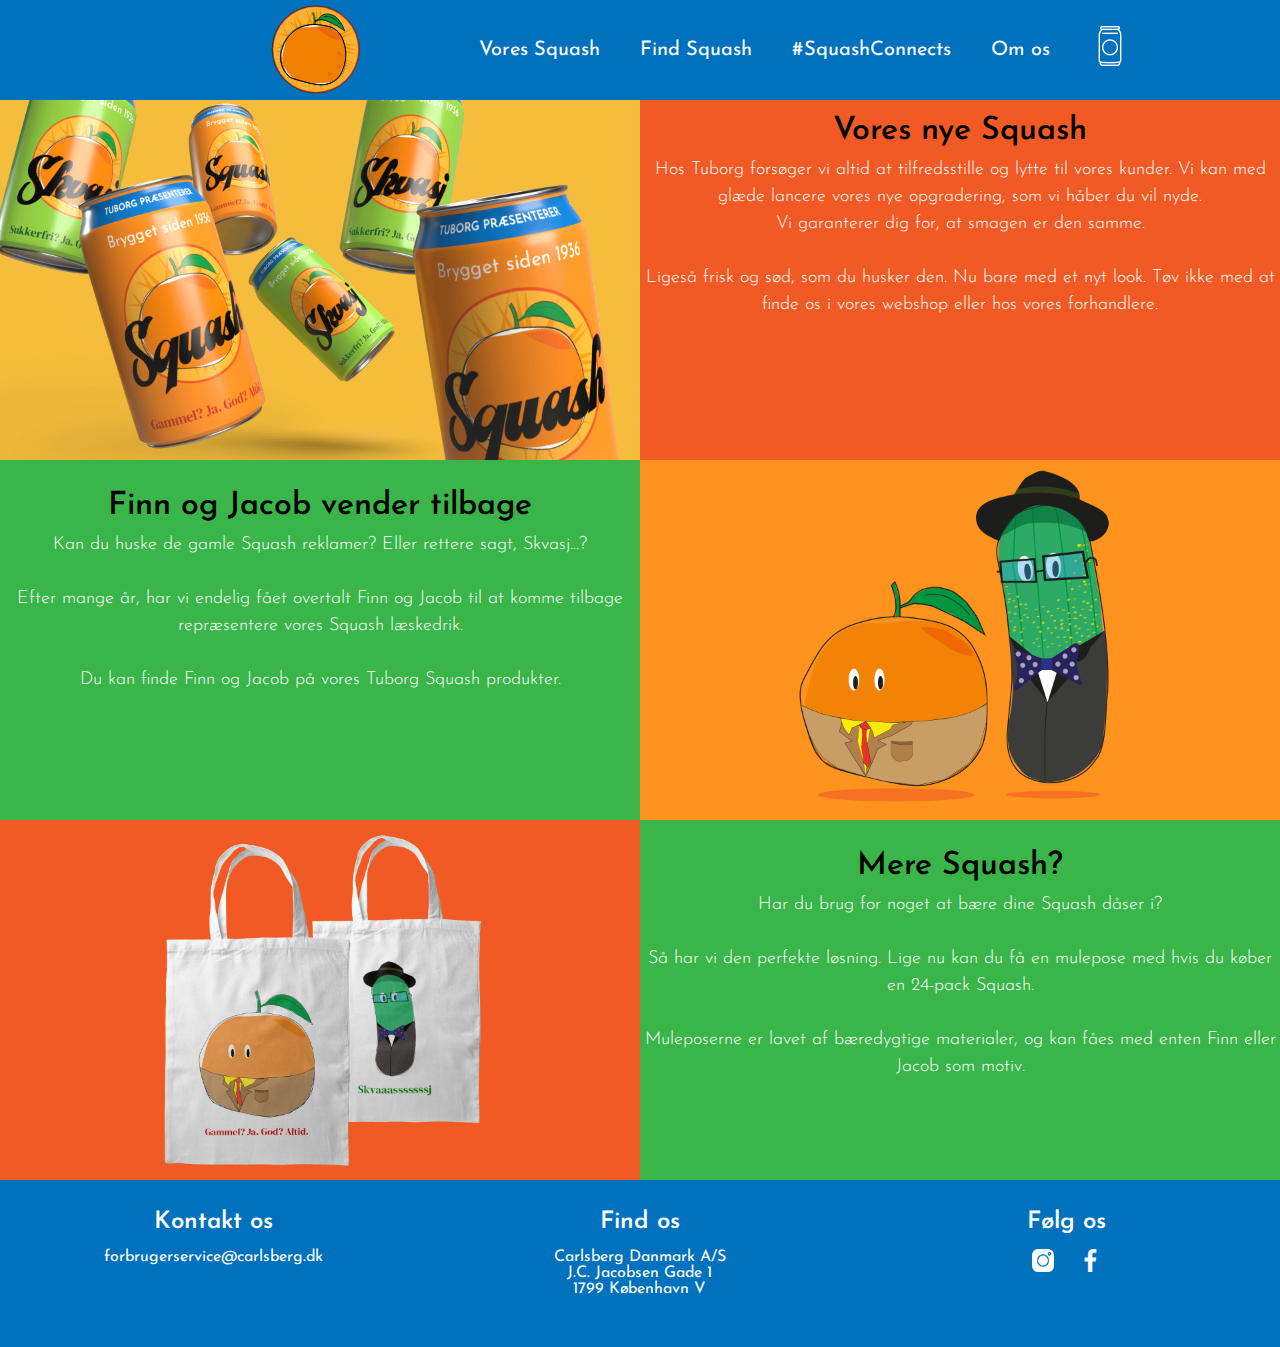
<file: index.html>
<!DOCTYPE html>
<html lang="en">
<head>
    <meta charset="UTF-8">
    <meta http-equiv="X-UA-Compatible" content="IE=edge">
    <meta name="viewport" content="width=device-width, initial-scale=1.0">
    <meta property="og:type" content="website">
    <meta property="og:title" content="Tuborg Squash">
    <meta property="og:site_name" content="Sodavand">
    <meta property="og:description" content="Danmarks ældste læskedrik">
    <meta name="description" content="Danmarks ældste læskedrik">
    <meta property="og:image" content="/img/squashlogo.png">
    <meta name="keywords" content="Sodavand, Tuborg, Læskedrik, Kampagne, Køb i butikker, Brus, Danmark, Dansk">
    <meta name="author" content="Søren Duong">
    <meta name="geo.placename" content="Aarhus">
    <meta name="format-detection" content="telephone=no">
    <meta property="og:locale" content="da_dk">
    <link rel="icon" type="image/x-icon" href="/img/squashlogo.png">
    <link rel="preconnect" href="https://fonts.googleapis.com">
    <link rel="preconnect" href="https://fonts.gstatic.com" crossorigin>
    <link href="https://fonts.googleapis.com/css2?family=Josefin+Sans:wght@300;400;500;600&display=swap" rel="stylesheet">
    <link rel="stylesheet" href="css/style.css">
    <title>Tuborg Squash</title>
</head>
<body>
    <!--NAVBAR WITH HAMBURGER START-->
    <header>
        <nav class="navbar">
            <div class="empty"></div>
            <a href="#" class="nav-shop"><img src="/img/sodaclip.png" alt="Shop Icon"></a>
            <a href="index.html" class="nav-branding"><img src="/img/squashlogo.svg" alt="Squash Logo"></a>
            <ul class="nav-menu">
                <li class="nav-item">
                    <a href="voressquash.html" class="nav-link">Vores Squash</a>
                </li>
                <li class="nav-item">
                    <a href="#" class="nav-link">Find Squash</a>
                </li>
                <li class="nav-item">
                    <a href="squashconnects.html" class="nav-link">#SquashConnects</a>
                </li>
                <li class="nav-item">
                    <a href="#" class="nav-link">Om os</a>
                </li>
                <li class="kobskurv">
                    <a href="#"><img src="/img/sodacanwhite.png" alt="Indkøbskurv"></a>
                </li>
            </ul>
            <!--HAMBURGER-->
            <div class="hamburger">
                <span class="bar"></span>
                <span class="bar"></span>
                <span class="bar"></span>
            </div>
            <!--HAMBURGER-->
        </nav>
    </header>


    <!--MAIN CONTENT - START-->  
    <!--Vores Squash - Mobile Start -->

    <main>
    <section class="voressquashmobile">
        <section class="klassisk">
            <img src="img/banner.png" alt="Squash banner">
                <article class="tuborgsquash-text">
                    <h1>Vores nye Squash</h1>
                        <p>Hos Tuborg forsøger vi altid at tilfredsstille og lytte til vores kunder.<br> Vi kan med glæde lancere vores nye opgradering, som vi håber du vil nyde.<br><br> Vi garanterer dig for, at smagen er den samme. Ligeså frisk og sød, som du husker den. Nu bare med et nyt look.<br><br> Tøv ikke med at finde os i vores webshop eller forhandlere.
                        </p>

                        <section class="kobenu">
                            <p class="kobenu"><a href="#">Køb nu</a></p>
                        </section>
                </article>
        </section>

        <section class="finnogjacob">
            <img src="/img/jacobogfinn.png" alt="Finn og Jacob">
                <article class="finnogjacob-text">
                    <h1>Finn og Jacob vender tilbage</h1>
                            <p>Kan du huske de gamle Squash reklamer? Eller rettere sagt, Skvasj...? <br><br> Efter mange år, har vi endelig fået overtalt Finn og Jacob til at komme tilbage repræsentere vores Squash læskedrik.
                            <br><br>Du kan finde Finn og Jacob på vores Tuborg Squash produkter.</p>
                </article>
        </section>

        <section class="sukkerfri">
            <img src="/img/muleposer.png" alt="Skvasj Sukkerfri">
                <article class="tuborgskvasj-text">
                    <h1>Mere Squash?</h1>
                            <p>Har du brug for noget at bære dine Squash dåser i?<br><br> Så har vi den perfekte løsning. Lige nu kan du få en mulepose med hvis du køber en 24-pack Squash. <br><br> Muleposerne er lavet af bæredygtige materialer, og kan fåes med enten Finn eller Jacob som motiv.</p>
                </article>
        </section>
    </section>
    <!--Vores Squash Mobile - End -->

    <!--Vores Squash - Desktop Start-->

    <section class="voressquashdesk">
        <section class="voressquashdesk-grid">
                <img src="img/banner.png" alt="Squash Klassisk">
                <section class="voressquashdesk-text">
                    <h1>Vores nye Squash</h1>
                    <p>Hos Tuborg forsøger vi altid at tilfredsstille og lytte til vores kunder. Vi kan med glæde lancere vores nye opgradering, som vi håber du vil nyde.<br> Vi garanterer dig for, at smagen er den samme. <br><br> Ligeså frisk og sød, som du husker den. Nu bare med et nyt look. Tøv ikke med at finde os i vores webshop eller hos vores forhandlere.
                    </p>
                </section>
                <section class="voressquashdesk-text2">
                    <h1>Finn og Jacob vender tilbage</h1>
                    <p>Kan du huske de gamle Squash reklamer? Eller rettere sagt, Skvasj...? <br><br> Efter mange år, har vi endelig fået overtalt Finn og Jacob til at komme tilbage repræsentere vores Squash læskedrik.
                    <br><br>Du kan finde Finn og Jacob på vores Tuborg Squash produkter.</p>
                </section>
                <img src="img/jacobogfinn.png" alt="Skvasj Sukkerfri">
                <img src="img/muleposer.png" alt="Skvasj Sukkerfri">
                <section class="voressquashdesk-text2">
                    <h1>Mere Squash?</h1>
                    <p>Har du brug for noget at bære dine Squash dåser i?<br><br> Så har vi den perfekte løsning. Lige nu kan du få en mulepose med hvis du køber en 24-pack Squash. <br><br> Muleposerne er lavet af bæredygtige materialer, og kan fåes med enten Finn eller Jacob som motiv.</p>
                </section>
        </section>
    </section>
    </main>
    
    <!--Vores Squash -Desktop - End-->
    <!--MAIN CONTENT - END -->

    <!--FOOTER - START-->
    <footer>
        <article class="info-grid">
            <section class="kontakt">
                <h3>Kontakt os</h3>
                <a href="mailto:forbrugerservice@carlsberg.dk"><p id="email">forbrugerservice@carlsberg.dk</p></a>
            </section>
            <section class="location">
                    <h3>Find os</h3>
                    <p>Carlsberg Danmark A/S<br>
                    J.C. Jacobsen Gade 1<br>
                    1799 København V</p>
            </section>
            <section class="some">
                <h3>Følg os</h3>
                    <p><a href="https://www.instagram.com/tuborg/" target="_blank"><img src="/img/instagramlogowhite.png" alt="Instagram Logo"></a>
                    <a href="https://www.facebook.com/TuborgSquash" target="_blank"><img src="/img/facebooklogowhite.png" alt="Facebook Logo"></a></p>
            </section>
        </article>

        <article class="mobile-footer">
            <h2 id="kontakt">Kontakt os</h2>
                <a href="mailto:forbrugerservice@carlsberg.dk"><p id="email2">forbrugerservice@carlsberg.dk</p></a>
                <h2 id="findos">Find os</h2>
                <p id="location">Carlsberg Danmark A/S<br>
                J.C. Jacobsen Gade 1<br>
                1799 København V</p>
                <h2 id="some">Følg os</h2>
            <section class="footer-grid">
                <article>
                    <a href="https://www.instagram.com/tuborg/" target="_blank"><img src="/img/instagramlogo.png" alt="Instagram Logo"></a>
                    <a href="https://www.facebook.com/TuborgSquash" target="_blank"><img src="/img/facebooklogo.png" alt="Facebook Logo"></a>
                </article>
            </section>
        </article>
    </footer>
    <!--FOOTER - END -->


    <!--LINK TO JAVASCRIPT HAMBURGER EFFECT-->
    <script src="/js/script.js"></script>
</body>
</html>
</file>
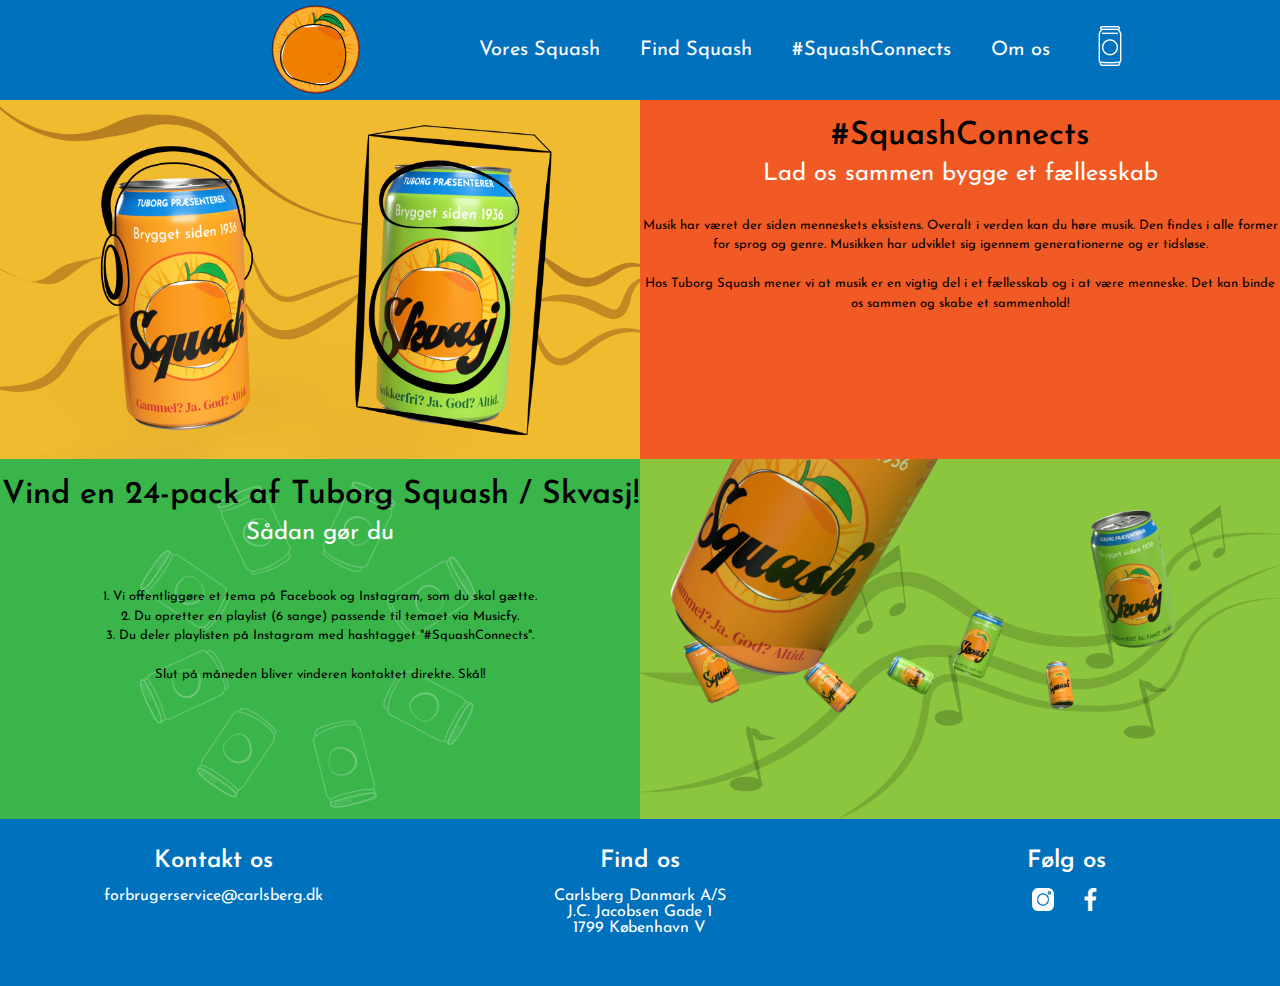
<file: squashconnects.html>
<!DOCTYPE html>
<html lang="en">
<head>
    <meta charset="UTF-8">
    <meta http-equiv="X-UA-Compatible" content="IE=edge">
    <meta name="viewport" content="width=device-width, initial-scale=1.0">
    <meta property="og:type" content="website">
    <meta property="og:title" content="SquashConnects">
    <meta property="og:site_name" content="SquashConnects">
    <meta property="og:description" content="Her kan du vinde Tuborg Squash ved at oprette en musikplaylist via Musicfy og dele den">
    <meta name="description" content="Her kan du vinde Tuborg Squash ved at oprette en musikplaylist via Musicfy og dele den">
    <meta property="og:image" content="/img/squashlogo.png">
    <meta name="keywords" content="Musik, Konkurrence, Ny hver måned, Sjov, Simpelt, Sådan gør du, Appelsinsodavand">
    <meta name="author" content="Søren Duong">
    <meta name="geo.placename" content="Aarhus">
    <meta name="format-detection" content="telephone=no">
    <meta property="og:locale" content="da_dk">
    <link rel="icon" type="image/x-icon" href="/img/squashlogo.png">
    <link rel="preconnect" href="https://fonts.googleapis.com">
    <link rel="preconnect" href="https://fonts.gstatic.com" crossorigin>
    <link href="https://fonts.googleapis.com/css2?family=Josefin+Sans:wght@300;400;500;600&display=swap" rel="stylesheet">
    <link rel="stylesheet" href="css/squashconnects.css">
    <title>#SquashConnects</title>
</head>
<body>

    <!--NAVBAR WITH HAMBURGER START-->

    <header>
        <nav class="navbar">
            <div class="empty"></div>
            <a href="#" class="nav-shop"><img src="/img/sodaclip.png" alt="Shop Icon"></a>
            <a href="index.html" class="nav-branding"><img src="/img/squashlogo.svg" alt="Squash Logo"></a>
            <ul class="nav-menu">
                <li class="nav-item">
                    <a href="voressquash.html" class="nav-link">Vores Squash</a>
                </li>
                <li class="nav-item">
                    <a href="#" class="nav-link">Find Squash</a>
                </li>
                <li class="nav-item">
                    <a href="squashconnects.html" class="nav-link">#SquashConnects</a>
                </li>
                <li class="nav-item">
                    <a href="#" class="nav-link">Om os</a>
                </li>
                <li class="kobskurv">
                    <a href="#"><img src="/img/sodacanwhite.png" alt="Indkøbskurv"></a>
                </li>
            </ul>
            
            <!--HAMBURGER- START-->

            <div class="hamburger">
                <span class="bar"></span>
                <span class="bar"></span>
                <span class="bar"></span>
            </div>

            <!--HAMBURGER - END -->
        </nav>
    </header>
    
    <!--MAIN CONTENT - START-->
    <!--Vores Squash - Mobile Start -->

    <main>
    <section class="squashconnectsmobile">
        <section class="helping">
            <img src="img/speaker.png" alt="Two Hands and Two Squash">
                <article class="squashconnectsmobile-text">
                    <h1>#SquashConnects</h1>
                        <h2>Lad os sammen bygge et fællesskab</h2>
                            <p><br>Musik har været der siden menneskets eksistens. Overalt i verden kan du høre musik. Den findes i alle former for sprog og genre. Musikken har udviklet sig igennem generationerne og er tidsløse. Hos Tuborg Squash mener vi at musik er en vigtig del i et fællesskab og i at være menneske. Det kan binde os sammen og skabe et sammenhold!</p>
                </article>
        </section>

        <section class="infographic">
            <img src="/img/connects2.png" alt="Skvasj Sukkerfri">
                <article class="frivillig-text">
                    <h2>Vind en 24-pack af Tuborg Squash / Skvasj!</h2>
                        <h3>Sådan gør du</h3>
                            <p>1. Vi offentliggøre et tema på Facebook og Instagram som du skal gætte.<br>
                                2. Du opretter en playlist (6 sange) passende til temaet via Musicfy.<br>
                                3. Du deler playlisten på Instagram med hashtagget "#SquashConnects".<br><br>
                                Slut på måneden bliver vinderen kontaktet direkte. Skål!</p>
                </article>
        </section>
    </section>
    <!--Vores Squash Mobile - End -->

    <!--Vores Squash - Desktop Start-->

    <section class="squashconnects">
        <section class="squashconnects-grid">
                <img src="img/speaker.png" alt="Two Hands and Two Squash">
                <section class="squashconnects-text">
                    <h2>#SquashConnects</h2>
                    <h3>Lad os sammen bygge et fællesskab</h3>
                    <p><br>Musik har været der siden menneskets eksistens. Overalt i verden kan du høre musik. Den findes i alle former for sprog og genre. Musikken har udviklet sig igennem generationerne og er tidsløse.<br><br> Hos Tuborg Squash mener vi at musik er en vigtig del i et fællesskab og i at være menneske. Det kan binde os sammen og skabe et sammenhold!</p>
                </section>
                <section class="squashconnects-text2">
                    <h2>Vind en 24-pack af Tuborg Squash / Skvasj!</h2>
                    <h3>Sådan gør du</h3><br><br>
                    <p> 1. Vi offentliggøre et tema på Facebook og Instagram, som du skal gætte.<br>
                        2. Du opretter en playlist (6 sange) passende til temaet via Musicfy.<br>
                        3. Du deler playlisten på Instagram med hashtagget "#SquashConnects".<br><br>
                        Slut på måneden bliver vinderen kontaktet direkte. Skål!
                        </p>
                </section>
                <img src="img/connects2.png" alt="Skvasj Sukkerfri">
        </section>
    </section>
    </main>   
    
    
    <!--Vores Squash -Desktop - End-->
    <!--MAIN CONTENT - END -->


    <!--FOOTER - START-->
    <footer>
        <article class="info-grid">
            <section class="kontakt">
            <h3>Kontakt os</h3>
            <a href="mailto:forbrugerservice@carlsberg.dk"><p id="email">forbrugerservice@carlsberg.dk</p></a>
            </section>
            <section class="location">
            <h3>Find os</h3>
            <p>Carlsberg Danmark A/S<br>
                J.C. Jacobsen Gade 1<br>
                1799 København V</p>
            </section>
            <section class="some">
            <h3>Følg os</h3>
                    <p><a href="https://www.instagram.com/tuborg/" target="_blank"><img src="/img/instagramlogowhite.png" alt="Instagram Logo"></a>
                    <a href="https://www.facebook.com/TuborgSquash" target="_blank"><img src="/img/facebooklogowhite.png" alt="Facebook Logo"></a></p>
            </section>
                </article>
            </section>
        </article>
        <article class="mobile-footer">
        <h2 id="email">Kontakt os</h2>
        <a href="mailto:forbrugerservice@carlsberg.dk"><p id="email2">forbrugerservice@carlsberg.dk</p></a>
        <h2 id="location">Find os</h2>
            <p id="location">Carlsberg Danmark A/S<br>
            J.C. Jacobsen Gade 1<br>
            1799 København V</p>
        <h2 id="some">Følg os</h2>
            <section class="footer-grid">
                <article>
                    <a href="https://www.instagram.com/tuborg/" target="_blank"><img src="/img/instagramlogo.png" alt="Instagram Logo"></a>
                    <a href="https://www.facebook.com/TuborgSquash" target="_blank"><img src="/img/facebooklogo.png" alt="Facebook Logo"></a>
                </article>
            </article>
            </section>
    </footer>
    <!--FOOTER - END -->


    <!--LINK TO JAVASCRIPT HAMBURGER EFFECT-->
    <script src="/js/script.js"></script>
</body>
</html>
</file>
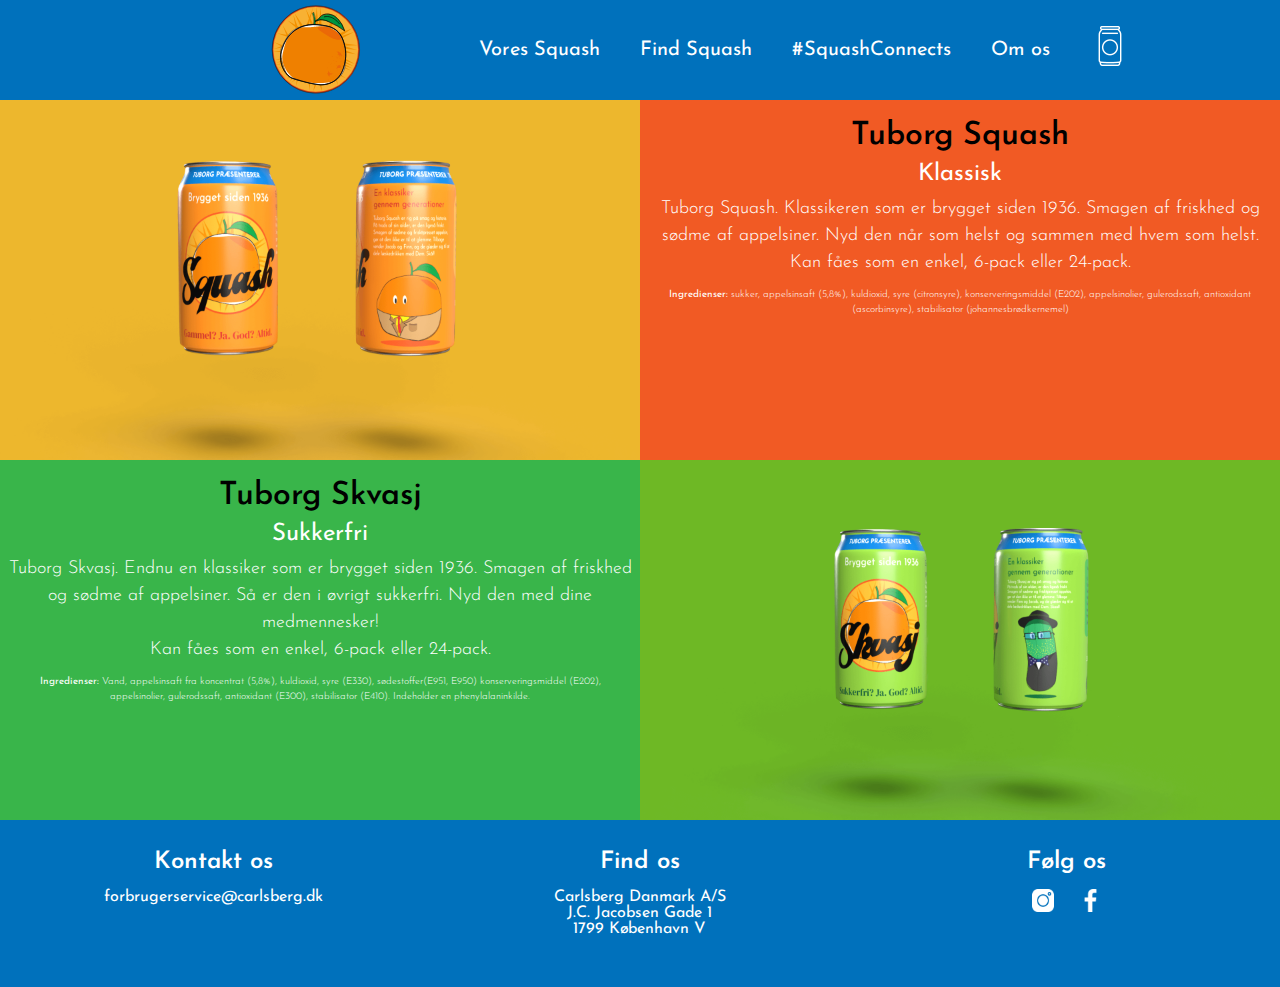
<file: voressquash.html>
<!DOCTYPE html>
<html lang="en">
<head>
    <meta charset="UTF-8">
    <meta http-equiv="X-UA-Compatible" content="IE=edge">
    <meta name="viewport" content="width=device-width, initial-scale=1.0">
    <meta property="og:type" content="website">
    <meta property="og:title" content="Vores Squash">
    <meta property="og:site_name" content="Vores Squash">
    <meta property="og:description" content="Her kan du se vores nye emballage på Tuborg Squash og Tuborg Skvasj">
    <meta name="description" content="Her kan du se vores nye emballage på Tuborg Squash og Tuborg Skvasj">
    <meta property="og:image" content="/img/squashlogo.png">
    <meta name="keywords" content="Appelsin, Finn og Jacob, Tuborg Squash, Tuborg Skvasj, Sukkerfri, Næringsstoffer, Info">
    <meta name="author" content="Søren Duong">
    <meta name="geo.placename" content="Aarhus">
    <meta name="format-detection" content="telephone=no">
    <meta property="og:locale" content="da_dk">
    <link rel="icon" type="image/x-icon" href="/img/squashlogo.png">
    <link rel="preconnect" href="https://fonts.googleapis.com">
    <link rel="preconnect" href="https://fonts.gstatic.com" crossorigin>
    <link href="https://fonts.googleapis.com/css2?family=Josefin+Sans:wght@300;400;500;600&display=swap" rel="stylesheet">
    <link rel="stylesheet" href="css/voressquash.css">
    <title>Vores Squash</title>
</head>
<body>

    <!--NAVBAR WITH HAMBURGER START-->

    <header>
        <nav class="navbar">
            <div class="empty"></div>
            <a href="#" class="nav-shop"><img src="/img/sodaclip.png" alt="Shop Icon"></a>
            <a href="index.html" class="nav-branding"><img src="/img/squashlogo.svg" alt="Squash Logo"></a>
            <ul class="nav-menu">
                <li class="nav-item">
                    <a href="voressquash.html" class="nav-link">Vores Squash</a>
                </li>
                <li class="nav-item">
                    <a href="#" class="nav-link">Find Squash</a>
                </li>
                <li class="nav-item">
                    <a href="squashconnects.html" class="nav-link">#SquashConnects</a>
                </li>
                <li class="nav-item">
                    <a href="#" class="nav-link">Om os</a>
                </li>
                <li class="kobskurv">
                    <a href="#"><img src="/img/sodacanwhite.png" alt="Indkøbskurv"></a>
                </li>
            </ul>

            <!--HAMBURGER- START-->

            <div class="hamburger">
                <span class="bar"></span>
                <span class="bar"></span>
                <span class="bar"></span>
            </div>

            <!--HAMBURGER - END -->
        </nav>
    </header>

    <!--MAIN CONTENT - START-->
    <!--Vores Squash - Mobile Start -->

    <main>    
    <section class="voressquashmobile">
        <section class="klassisk">
            <img src="img/kobmobile2.png" alt="Squash Klassisk">
                <article class="tuborgsquash-text">
                    <h1>Tuborg Squash</h1>
                        <h2>Klassisk</h2>
                            <p>Tuborg Squash. Klassikeren som er 
                            brygget siden 1936. Smagen af
                            friskhed og sødme af appelsiner.
                            Nyd den når som helst og sammen med hvem som helst.<br>Kan fåes som en enkel, 6-pack 
                            eller 24-pack.<br>
                        </p>
                        <article class="ingredienser">
                            <p><b>Ingredienser:</b> sukker, appelsinsaft (5,8%), kuldioxid, syre (citronsyre), konserveringsmiddel (E202), appelsinolier, gulerodssaft, antioxidant (ascorbinsyre), stabilisator (johannesbrødkernemel).</p></article>
                </article>
        </section>

        <section class="sukkerfri">
            <img src="/img/kobmobile.png" alt="Skvasj Sukkerfri">
                <article class="tuborgskvasj-text">
                    <h1>Tuborg Skvasj</h1>
                        <h2>Sukkerfri</h2>
                            <p>Tuborg Skvasj. Endnu en klassiker 
                            som er brygget siden 1936. Smagen
                            af friskhed og sødme af appelsiner.
                            Så er den i øvrigt sukkerfri.
                            Nyd den med dine medmennesker!
                            <br>Kan fåes som en enkel, 6-pack 
                            eller 24-pack.<br></p>
                            <article class="ingredienser">
                               <p><b>Ingredienser:</b> Vand, appelsinsaft fra koncentrat (5,8%), kuldioxid, syre (E330), sødestoffer(E951, E950) konserveringsmiddel (E202), appelsinolier, gulerodssaft, antioxidant (E300), stabilisator (E410). Indeholder en phenylalaninkilde.</p> 
                            </article>
                </article>
        </section>
    </section>
    <!--Vores Squash Mobile - End -->

    <!--Vores Squash - Desktop Start-->

    <section class="voressquashdesk">
        <section class="voressquashdesk-grid">
                <img src="img/kob1.png" alt="Squash Klassisk">
                <section class="voressquashdesk-text">
                    <h1>Tuborg Squash</h1>
                    <h2>Klassisk</h2>
                    <p>Tuborg Squash. Klassikeren som er 
                        brygget siden 1936. Smagen af
                        friskhed og sødme af appelsiner.
                        Nyd den når som helst og sammen med hvem som helst.<br>Kan fåes som en enkel, 6-pack 
                        eller 24-pack.<br></p>
                        <article class="ingredienserdesk">
                            <p><b>Ingredienser:</b> sukker, appelsinsaft (5,8%), kuldioxid, syre (citronsyre), konserveringsmiddel (E202), appelsinolier, gulerodssaft, antioxidant (ascorbinsyre), stabilisator (johannesbrødkernemel)</p>
                        </article>
                </section>
                <section class="voressquashdesk-text2">
                    <h1>Tuborg Skvasj</h1>
                    <h2>Sukkerfri</h2>
                    <p>Tuborg Skvasj. Endnu en klassiker 
                        som er brygget siden 1936. Smagen
                        af friskhed og sødme af appelsiner.
                        Så er den i øvrigt sukkerfri.
                        Nyd den med dine medmennesker!
                        <br>Kan fåes som en enkel, 6-pack 
                        eller 24-pack. <br></p>
                        <article class="ingredienserdesk">
                            <p><b>Ingredienser:</b> Vand, appelsinsaft fra koncentrat (5,8%), kuldioxid, syre (E330), sødestoffer(E951, E950) konserveringsmiddel (E202), appelsinolier, gulerodssaft, antioxidant (E300), stabilisator (E410). Indeholder en phenylalaninkilde.</p>
                        </article>
                </section>
                <img src="img/kob3.png" alt="Skvasj Sukkerfri">
        </section>
    </section>
    </main>
    
    <!--Vores Squash -Desktop - End-->
    <!--MAIN CONTENT - END -->


    <!--FOOTER - START-->
    <footer>
        <article class="info-grid">
            <section class="kontakt">
                <h3>Kontakt os</h3>
                <a href="mailto:forbrugerservice@carlsberg.dk"><p id="email">forbrugerservice@carlsberg.dk</p></a>
            </section>
            <section class="location">
                <h3>Find os</h3>
                <p>Carlsberg Danmark A/S<br>
                J.C. Jacobsen Gade 1<br>
                1799 København V</p>
            </section>
            <section class="some">
                <h3>Følg os</h3>
                <p><a href="https://www.instagram.com/tuborg/" target="_blank"><img src="/img/instagramlogowhite.png" alt="Instagram Logo"></a>
                <a href="https://www.facebook.com/TuborgSquash" target="_blank"><img src="/img/facebooklogowhite.png" alt="Facebook Logo"></a></p>
            </section>
        </article>
        <article class="mobile-footer">
            <h2 id="kontaktos">Kontakt os</h2>
            <a href="mailto:forbrugerservice@carlsberg.dk"><p id="email2">forbrugerservice@carlsberg.dk</p></a>
            <h2 id="findos">Find os</h2>
            <p id="location">Carlsberg Danmark A/S<br>
            J.C. Jacobsen Gade 1<br>
            1799 København V</p>
             <h2 id="some">Følg os</h2>
            <section class="footer-grid">
                <article>
                    <a href="https://www.instagram.com/tuborg/" target="_blank"><img src="/img/instagramlogo.png" alt="Instagram Logo"></a>
                    <a href="https://www.facebook.com/TuborgSquash" target="_blank"><img src="/img/facebooklogo.png" alt="Facebook Logo"></a>
                </article>
            </section>
        </article>
    </footer>
    <!--FOOTER - END -->


    <!--LINK TO JAVASCRIPT HAMBURGER EFFECT-->
    <script src="/js/script.js"></script>
</body>
</html>
</file>
<file: css/style.css>
@import url('https://fonts.googleapis.com/css2?family=Josefin+Sans:wght@300;400;500;600&display=swap');

* {
    padding: 0;
    margin: 0;
    box-sizing: border-box;
    font-family: 'Josefin Sans',sans-serif;  
}

body {
    width: 100%;
    margin: 0 auto;
    background-color: #f15a24;
}

/*Navbar Burger Menu Mobile - Start */

header {
    background-color: #0071bc;
    height: 150px;
    display: grid;
    align-items: center;
}

.heading-desk{
    display: none;
}

.nav-shop img {
    width: 50px;
}

a.nav-shop {
    justify-content: center;
}

.nav-branding img {
    width: 140px;
}

.navbar {
    min-height: 70px;
    display: grid;
    grid-template-columns: 1fr 1fr 1fr 1fr 1fr;
    justify-content: space-between;
    align-items: center;
    padding: 0;
    position: relative;
}

li {
    list-style: none;
}

a {
    color: black;
    text-decoration: none;
}

.kobskurv img {
    display: none;
}

.nav-menu {
    display: flex;
    align-items: center;
    gap: 20px;
}

.hamburger {
    display: block;
    order: 2;
}

.nav-branding {
    order: 1;
}

.bar {
    display: block;
    width: 25px;
    height: 3px;
    margin: 5px auto;
    -webkit-transition: all 0.3s ease-in-out;
    transition: all 0.3s ease-in-out;
    background-color: black;
    border-radius: 20px;
}

.hamburger.active .bar:nth-child(2) {
    opacity: 0;
}

.hamburger.active .bar:nth-child(1) {
    transform: translateY(8px) rotate(45deg);
}

.hamburger.active .bar:nth-child(3) {
    transform: translateY(-8px) rotate(-45deg);
}

.nav-menu {
    position: absolute;
    left: -100%;
    top: 150px;
    gap: 0;
    flex-direction: column;
    background-color: #0071bc;
    width: 100%;
    text-align: center;
    transition: 0.3s;
}

.nav-item {
    margin: 16px 0;
}

.nav-menu.active {
    left: 0;
}

/* Navbar Burger Menu Mobile - End */

/* Main Content - Start*/

.klassisk img{
    width: 100%;
    display: block;
}

.voressquashmobile {
    text-align: center;
}

.voressquashmobile h1{
    text-align: center;
}

.kobenu a {
    border: solid #fbb03b;
    padding: 10px 20px 10px 20px;
    border-radius: 15px;
    background-color: #fbb03b;
    color:#0071bc;
    font-weight: bold;
    font-size: larger;
}

.finnogjacob img {
    display: block;
    width: 100%;
}

.tuborgsquash-text{
    padding: 20px;
}
.tuborgsquash-text h1 {
    padding-top: 15px;
    font-size: x-large;
    color: black;
}

.tuborgsquash-text p {
    padding: 20px;
    color: white;
    font-weight: 300;
    font-size: larger;
}

.finnogjacob {
    height: 100%;
}

.finnogjacob-text {
    background-color: #0071bc;
    padding: 20px;
    text-align: center;
}

.finnogjacob-text h1 {
    padding-top: 15px;
    font-size: x-large;
}

.finnogjacob-text p {
    padding: 20px;
    color: white;
    font-weight: 300;
    font-size: larger;
}

.sukkerfri {
    height: 100%;
}

.sukkerfri img {
    display: block;
    width: 100%;
}

.tuborgskvasj-text {
    background-color: #39b54a;
    padding: 20px;
    text-align: center;
}

.tuborgskvasj-text h1 {
    padding-top: 15px;
    font-size: x-large;
}


.tuborgskvasj-text p {
    padding: 20px;
    color: white;
    font-weight: 300;
    font-size: larger;
}

.voressquashdesk-grid{
    display: none;
}

/*Main Content - End*/


/*Footer - Start*/

footer {
    background-color: #0071bc;
}

footer h2 {
text-align: center;
padding-top: 30px;
}

footer p {
    text-align: center;
    padding-top: 10px;
}

.footer-grid {
    display:grid;
    gap: 20px;
    padding-top: 20px;
    padding-bottom: 40px;
    justify-content: center;
}

.info-grid {
    display: none;
}

/* MEDIA QUIERIES */



/* Tablet Size */

@media (min-width:540px) {

    body{
        width: 100%;
    }

    header{
        background-color: #0071bc;
        display: grid;
        align-items: center;
    }

    .nav-branding{
        display: flex;
        justify-content: center;
    }

    footer{
        background: #f15a24;
    }

    footer h2{
        color: white;
    }
}

@media (min-width:740px) {

    body {
        width:100%;
    }

}

/* Desktop Sizes*/

@media (min-width:965px) {
    body {
        width: 100%;
    }

    .empty{
        display: none;
      }
    
      .navbar{
        display: flex
      }
    
      .hamburger{
        display: none;
      }

      .nav-shop img {
        display: none;
      }
    
      .navbar{
        min-height: 70px;
        display: flex;
        justify-content: space-between;
        padding: 0 30px;
        order: 1;
      }
    
      header{
        height: 100px;
      }
    
      .nav-branding img{
        width: 130px;
        position: relative;
      }
      
      .nav-menu {
        display:flex;
        gap: 40px;
        left: 0%;
        flex-direction: row;
        position: static;
        order: 2;
        width: auto;
        font-size: 20px;
      }

      .nav-item a{
        color: white;
      }
    
      .nav-link:hover {
        background-color:#fbb03b;
        color: black;
        padding: 10px;
        border-radius: 15px;
    }
    
    .nav-link {
        transition: 0.7s ease;
    }

    .navbar{
        padding: 0 150px ;
    }

    .kobskurv img{
        display: flex;
        padding-bottom: 8px;
    }

    .kobskurv:hover{
        background-color: #fbb03b;
        padding: 12px;
        border-radius: 10px;
    }

    .kobskurv {
        transition: 0.7s ease;
    }

    .voressquashmobile {
        display: none;
    }

    .voressquashdesk-grid img{
        width: 100%;
    }

    .voressquashdesk-grid {
        display: grid;
        grid-template-columns: 1fr 1fr;
    }

    .voressquashdesk p{
        color: white;
        line-height: 1.5;
        font-weight: 300;
        font-size: large;
    }

    .voressquashdesk h2 {
        color: white;
        font-weight: 400;
    }

    .voressquashdesk-text {
        background-color: #f15a24;
        text-align: center;
    }

    .voressquashdesk-text h1 {
        padding-top: 15px;
        font-size: xx-large;
        padding-bottom: 10px;
        font-weight: 550;
    }

    .voressquashdesk-text2 {
        background-color: #39b54a;
        text-align: center;
    }

    .voressquashdesk-text2 h1{
        padding-top: 30px;
        font-size: xx-large;
        padding-bottom: 10px;
        font-weight: 550;
    }

    .info-grid {
        display: grid;
        grid-template-columns: 1fr 1fr 1fr;
        justify-content: center;
        background-color: #0071bc;
    }

    .info-grid h3 {
        color: white;
        padding-top: 30px;
        text-align: center;
        font-size: x-large;
        font-weight: 600;
    }

    .info-grid p {
        text-align: center;
        padding-top: 15px;
        padding-bottom: 50px;
        color: white;
    }

    .info-grid p img {
        padding: 0px 10px 0px 10px;
    } 

    .info-grid img{
        width: 10%;
    }

    footer {
        background-color: #0071bc;
    }

    footer .mobile-footer {
        display:none;
    }
}

@media (min-width:1440px) {
    body{
        width: 100%;
    }

    .voressquashdesk p {
        padding-top: 25px;
        font-size: x-large;
    }
}


@media (min-width:1920px) {

    body {
        width: 100%;
    }
}
</file>
<file: css/squashconnects.css>
@import url('https://fonts.googleapis.com/css2?family=Josefin+Sans:wght@300;400;500;600&display=swap');

* {
    padding: 0;
    margin: 0;
    box-sizing: border-box;
    font-family: 'Josefin Sans',sans-serif;  
}

body {
    width: 100%;
    margin: 0 auto;
    background-color: #f15a24;
}

/*Navbar Burger Menu Mobile - Start */

header {
    background-color: #0071bc;
    height: 150px;
    display: grid;
    align-items: center;
}

.heading-desk{
    display: none;
}

.nav-shop img {
    width: 50px;
}

a.nav-shop {
    justify-content: center;
}

.nav-branding img {
    width: 140px;
}

.navbar {
    min-height: 70px;
    display: grid;
    grid-template-columns: 1fr 1fr 1fr 1fr 1fr;
    justify-content: space-between;
    align-items: center;
    padding: 0;
    position: relative;
}

li {
    list-style: none;
}

a {
    color: black;
    text-decoration: none;
}

.kobskurv img {
    display: none;
}

.nav-menu {
    display: flex;
    align-items: center;
    gap: 20px;
}

.hamburger {
    display: block;
    order: 2;
}

.nav-branding {
    order: 1;
}

.bar {
    display: block;
    width: 25px;
    height: 3px;
    margin: 5px auto;
    -webkit-transition: all 0.3s ease-in-out;
    transition: all 0.3s ease-in-out;
    background-color: black;
    border-radius: 20px;
}

.hamburger.active .bar:nth-child(2) {
    opacity: 0;
}

.hamburger.active .bar:nth-child(1) {
    transform: translateY(8px) rotate(45deg);
}

.hamburger.active .bar:nth-child(3) {
    transform: translateY(-8px) rotate(-45deg);
}

.nav-menu {
    position: absolute;
    left: -100%;
    top: 150px;
    gap: 0;
    flex-direction: column;
    background-color: #0071bc;
    width: 100%;
    text-align: center;
    transition: 0.3s;
}

.nav-item {
    margin: 16px 0;
}

.nav-menu.active {
    left: 0;
}

/* Navbar Burger Menu Mobile - End */

/* Main Content - Start*/

.helping img{
    width: 100%;
    display: block;
}

.squashconnectsmobile {
    text-align: center;
    margin: 0;
}

.infographic img {
    display: block;
    width: 100%;
}

.squashconnectsmobile-text {
    padding: 20px;
}

.squashconnectsmobile-text h1 {
    padding-top: 15px;
    font-size: x-large;
    color: black;
}

.squashconnectsmobile-text h2 {
    padding-top: 8px;
    color: white;
    font-weight: 400;
    font-size: medium;
}

.squashconnectsmobile-text p {
    padding-top: 10px;
    padding-bottom: 10px;
    color: white;
    font-weight: 300;
    line-height: 1.5;
}

.sukkerfri {
    height: 100%;
}

.frivillig-text {
    background-color: #39b54a;
    padding:20px;
    background-image: url(/img/squashconnectstexture.png);
    background-size: 200px;
}

.frivillig-text h2 {
    padding-top: 15px;
    font-size: x-large;
}

.frivillig-text h3 {
    padding-top: 8px;
    color: white;
    font-weight: 400;
    font-size: medium;
}

.frivillig-text p {
    padding-top: 10px;
    padding-bottom: 10px;
    color: white;
    font-weight: 300;
    line-height: 1.5;
}

.squashconnects-grid{
    display: none;
}

/*Main Content - End*/




/*Footer - Start*/

footer {
    background-color: #0071bc;
}

footer h2 {
text-align: center;
padding-top: 30px;
}

footer p {
    text-align: center;
    padding-top: 10px;
}

.footer-grid {
    display:grid;
    gap: 20px;
    padding-top: 20px;
    padding-bottom: 40px;
    justify-content: center;
}


.info-grid {
    display: none;
}

/* MEDIA QUIERIES */



/* Tablet Size */

@media (min-width:540px) {

    body{
        width: 100%;
    }

    header{
        background-color: #0071bc;
        display: grid;
        align-items: center;
    }

    .nav-branding{
        display: flex;
        justify-content: center;
    }

    footer{
        background: #f15a24;
    }

    footer h2{
        color: white;
    }
}

@media (min-width:740px) {

    body {
        width:100%;
    }



}

/* Desktop Sizes*/

@media (min-width:965px) {
    body {
        width: 100%;
    }

    .empty{
        display: none;
      }
    
      .navbar{
        display: flex
      }
    
      .hamburger{
        display: none;
      }

      .nav-shop img {
        display: none;
      }
    
      .navbar{
        min-height: 70px;
        display: flex;
        justify-content: space-between;
        padding: 0 30px;
        order: 1;
      }
    
      header{
        height: 100px;
      }
    
      .nav-branding img{
        width: 130px;
        position: relative;
      }
      
      .nav-menu {
        display:flex;
        gap: 40px;
        left: 0%;
        flex-direction: row;
        position: static;
        order: 2;
        width: auto;
        font-size: 20px;
      }

      .nav-item a{
        color: white;
      }
    
      .nav-link:hover {
        background-color:#fbb03b;
        color: black;
        padding: 10px;
        border-radius: 15px;
    }
    
    .nav-link {
        transition: 0.7s ease;
    }

    .navbar{
        padding: 0 150px ;
    }

    .kobskurv img{
        display: flex;
        padding-bottom: 8px;
    }

    .kobskurv:hover{
        background-color: #fbb03b;
        padding: 12px;
        border-radius: 10px;
    }

    .kobskurv {
        transition: 0.7s ease;
    }

    .squashconnectsmobile {
        display: none;
    }

    .squashconnects img{
        width: 100%;
    }

    .squashconnects-grid {
        display: grid;
        grid-template-columns: 1fr 1fr;
    }

    .squashconnects p{
        color: black;
        padding-top: 10px;
        line-height: 1.5;
        font-weight: 400;
        font-size: small;
    }

    .squashconnects h3 {
        color: white;
        font-weight: 400;
        font-size: x-large;
    }

    .squashconnects-text {
        background-color: #f15a24;
        text-align: center;
    }

    .squashconnects-text h2 {
        padding-top: 20px;
        font-size: xx-large;
        padding-bottom: 10px;
        font-weight: 550;
    }

    .squashconnects-text2 {
        background-image: url(/img/squashconnectstexture.png);
        background-size:contain;
        text-align: center;
        background-color: #39b54a;
    }

    .squashconnects-text2 h2{
        padding-top: 20px;
        font-size: xx-large;
        padding-bottom: 10px;
        font-weight: 550;
    }


    .info-grid {
        display: grid;
        grid-template-columns: 1fr 1fr 1fr;
        justify-content: center;
        background-color: #0071bc;
    }

    .info-grid h3 {
        color: white;
        padding-top: 30px;
        text-align: center;
        font-size: x-large;
        font-weight: 600;
    }

    .info-grid p {
        text-align: center;
        padding-top: 15px;
        padding-bottom: 50px;
        color: white;
    }

    .info-grid p img {
        padding: 0px 10px 0px 10px;
    } 

    .info-grid img{
        width: 10%;
    }

    footer {
        background-color: #0071bc;
    }

    footer .mobile-footer {
        display:none;
    }
}

@media (min-width:1440px) {

    body {
        width: 100%;
    }

    .squashconnects p{
        color:black;
        padding:30px;
        line-height: 1.5;
        font-weight: 400;
        font-size:larger;
    }

}

@media (min-width:1920px) {

    body{
        width: 100%;
    }
}
</file>
<file: css/voressquash.css>
@import url('https://fonts.googleapis.com/css2?family=Josefin+Sans:wght@300;400;500;600&display=swap');

* {
    padding: 0;
    margin: 0;
    box-sizing: border-box;
    font-family: 'Josefin Sans',sans-serif;  
}

body {
    width: 100%;
    margin: 0 auto;
    background-color: #f15a24;
}

/*Navbar Burger Menu Mobile - Start */

header {
    background-color: #0071bc;
    height: 150px;
    display: grid;
    align-items: center;
}

.heading-desk{
    display: none;
}

.nav-shop img {
    width: 50px;
}

a.nav-shop {
    justify-content: center;
}

.nav-branding img {
    width: 140px;
}

.navbar {
    min-height: 70px;
    display: grid;
    grid-template-columns: 1fr 1fr 1fr 1fr 1fr;
    justify-content: space-between;
    align-items: center;
    padding: 0;
    position: relative;
}

li {
    list-style: none;
}

a {
    color: black;
    text-decoration: none;
}

.kobskurv img {
    display: none;
}

.nav-menu {
    display: flex;
    align-items: center;
    gap: 20px;
}

.hamburger {
    display: block;
    order: 2;
}

.nav-branding {
    order: 1;
}

.bar {
    display: block;
    width: 25px;
    height: 3px;
    margin: 5px auto;
    -webkit-transition: all 0.3s ease-in-out;
    transition: all 0.3s ease-in-out;
    background-color: black;
    border-radius: 20px;
}

.hamburger.active .bar:nth-child(2) {
    opacity: 0;
}

.hamburger.active .bar:nth-child(1) {
    transform: translateY(8px) rotate(45deg);
}

.hamburger.active .bar:nth-child(3) {
    transform: translateY(-8px) rotate(-45deg);
}

.nav-menu {
    position: absolute;
    left: -100%;
    top: 150px;
    gap: 0;
    flex-direction: column;
    background-color: #0071bc;
    width: 100%;
    text-align: center;
    transition: 0.3s;
}

.nav-item {
    margin: 16px 0;
}

.nav-menu.active {
    left: 0;
}

/* Navbar Burger Menu Mobile - End */

/* Main Content - Start*/

.klassisk img{
    width: 100%;
    display: block;
}

.voressquashmobile {
    text-align: center;
    margin: 0;
}

.sukkerfri img {
    display: block;
    width: 100%;
}

.tuborgsquash-text{
    padding: 20px;
}
.tuborgsquash-text h1 {
    padding-top: 15px;
    font-size: x-large;
    color: black;
}

.tuborgsquash-text h2 {
    padding-top: 10px;
    color: white;
    font-weight: 400;
}

.tuborgsquash-text p {
    padding: 20px;
    color: white;
    font-weight: 300;
}

.sukkerfri {
    height: 100%;
}

.tuborgskvasj-text {
    background-color: #39b54a;
    padding: 20px;
}

.tuborgskvasj-text h1 {
    padding-top: 15px;
    font-size: x-large;
}

.tuborgskvasj-text h2 {
    padding-top: 10px;
    color: white;
    font-weight: 400;
}

.tuborgskvasj-text p {
    padding-top: 10px;
    padding-bottom: 10px;
    color: white;
    font-weight: 300;
}

.ingredienser {
    font-size: x-small;
}

.voressquashdesk-grid{
    display: none;
}

/*Main Content - End*/


/*Footer - Start*/

footer {
    background-color: #0071bc;
}

footer h2 {
text-align: center;
padding-top: 30px;
}

footer p {
    text-align: center;
    padding-top: 10px;
}

.footer-grid {
    display:grid;
    gap: 20px;
    padding-top: 20px;
    padding-bottom: 40px;
    justify-content: center;
}

.info-grid {
    display: none;
}

/* MEDIA QUIERIES */



/* Tablet Size */

@media (min-width:540px) {

    body{
        width: 100%;
    }

    header{
        background-color: #0071bc;
        display: grid;
        align-items: center;
    }

    .nav-branding{
        display: flex;
        justify-content: center;
    }

    footer{
        background: #f15a24;
    }

    footer h2{
        color: white;
    }
}

@media (min-width:740px) {

    body {
        width:100%;
    }

}

/* Desktop Sizes*/

@media (min-width:965px) {
    body {
        width: 100%;
    }

    .empty{
        display: none;
      }
    
      .navbar{
        display: flex
      }
    
      .hamburger{
        display: none;
      }

      .nav-shop img {
        display: none;
      }
    
      .navbar{
        min-height: 70px;
        display: flex;
        justify-content: space-between;
        padding: 0 30px;
        order: 1;
      }
    
      header{
        height: 100px;
      }
    
      .nav-branding img{
        width: 130px;
        position: relative;
      }
      
      .nav-menu {
        display:flex;
        gap: 40px;
        left: 0%;
        flex-direction: row;
        position: static;
        order: 2;
        width: auto;
        font-size: 20px;
      }

      .nav-item a{
        color: white;
      }
    
      .nav-link:hover {
        background-color:#fbb03b;
        color: black;
        padding: 10px;
        border-radius: 15px;
    }
    
    .nav-link {
        transition: 0.7s ease;
    }

    .navbar{
        padding: 0 150px ;
    }

    .kobskurv img{
        display: flex;
        padding-bottom: 8px;
    }

    .kobskurv:hover{
        background-color: #fbb03b;
        padding: 12px;
        border-radius: 10px;
    }

    .kobskurv {
        transition: 0.7s ease;
    }

    .voressquashmobile {
        display: none;
    }

    .voressquashdesk-grid img{
        width: 100%;
    }

    .voressquashdesk-grid {
        display: grid;
        grid-template-columns: 1fr 1fr;
    }

    .voressquashdesk p{
        color: white;
        padding-top: 10px;
        line-height: 1.5;
        font-weight: 300;
        font-size: large;
    }

    .voressquashdesk h2 {
        color: white;
        font-weight: 400;
    }

    .voressquashdesk-text {
        background-color: #f15a24;
        text-align: center;
    }

    .voressquashdesk-text h1 {
        padding-top: 20px;
        font-size: xx-large;
        padding-bottom: 10px;
        font-weight: 550;
    }

    .voressquashdesk-text2 {
        background-color: #39b54a;
        text-align: center;
    }

    .voressquashdesk-text2 h1{
        padding-top: 20px;
        font-size: xx-large;
        padding-bottom: 10px;
        font-weight: 550;
    }

    .ingredienserdesk p {
        font-size: x-small;
        padding-left: 20px;
        padding-right: 20px;
    }

    .info-grid {
        display: grid;
        grid-template-columns: 1fr 1fr 1fr;
        justify-content: center;
        background-color: #0071bc;
    }

    .info-grid h3 {
        color: white;
        padding-top: 30px;
        text-align: center;
        font-size: x-large;
        font-weight: 600;
    }

    .info-grid p {
        text-align: center;
        padding-top: 15px;
        padding-bottom: 50px;
        color: white;
    }

    .info-grid p img {
        padding: 0px 10px 0px 10px;
    } 

    .info-grid img{
        width: 10%;
    }

    footer {
        background-color: #0071bc;
    }

    footer .mobile-footer {
        display:none;
    }
}

@media (min-width:1440px) {
    body{
        width: 100%;
    }

    .voressquashdesk p {
        padding-top: 25px;
    }

    .ingredienserdesk p {
        font-size: small;
        padding-top: 60px;
    }
}


@media (min-width:1920px) {

    body{
        width: 100%;
    }
}
</file>
